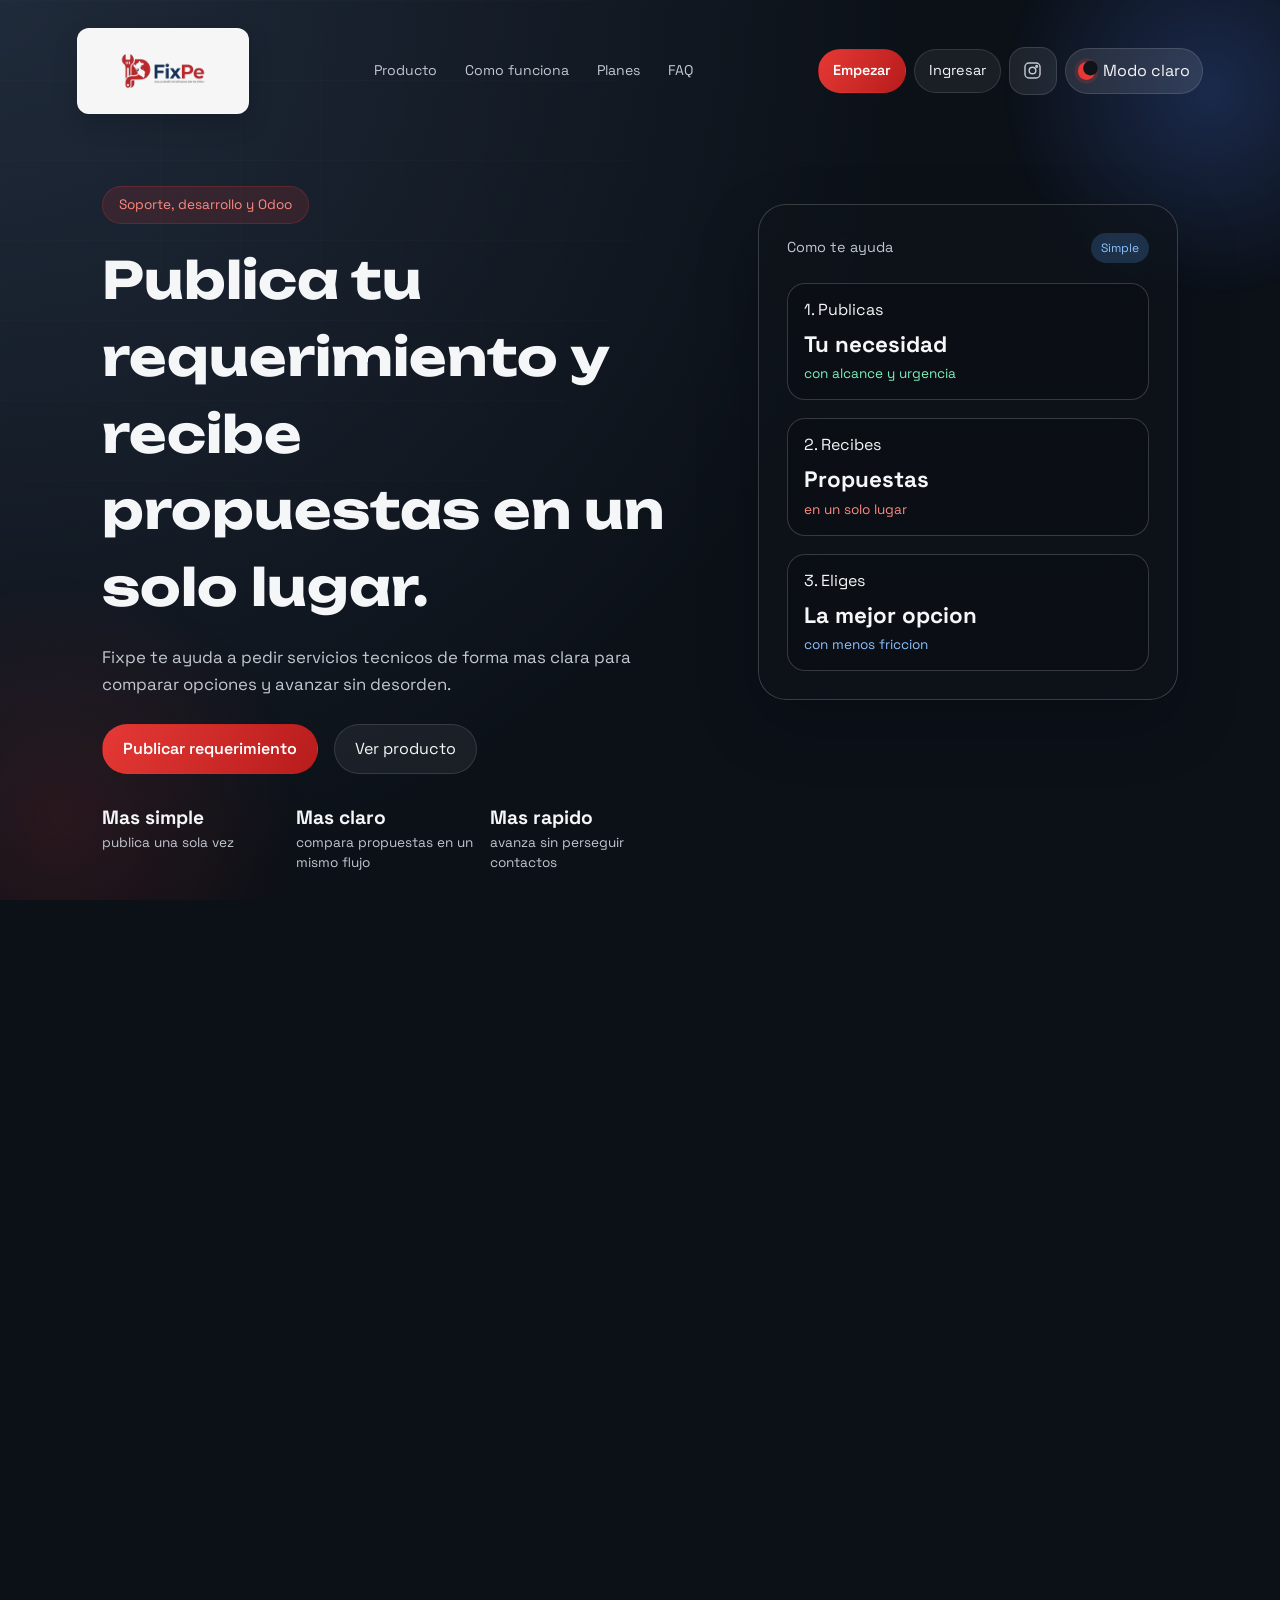
<file: index.html>
<!doctype html>
<html lang="es">

<head>
  <meta charset="utf-8" />
  <meta name="viewport" content="width=device-width, initial-scale=1" />
  <title>Fixpe | SaaS para captar y cerrar servicios</title>
  <link rel="icon" type="image/png" href="/imagen/icono.png">
  <meta name="description"
    content="Fixpe centraliza clientes, cotizaciones y proveedores en una plataforma para publicar requerimientos y comparar opciones de forma simple." />
  <link rel="preconnect" href="https://fonts.googleapis.com" />
  <link rel="preconnect" href="https://fonts.gstatic.com" crossorigin />
  <link
    href="https://fonts.googleapis.com/css2?family=Space+Grotesk:wght@400;500;600;700&family=Unbounded:wght@500;700&display=swap"
    rel="stylesheet" />
  <link rel="stylesheet" href="styles.css?v=20260320-1" />
</head>

<body class="page-enter">
  <div class="orb orb-a" aria-hidden="true"></div>
  <div class="orb orb-b" aria-hidden="true"></div>
  <div class="grid" aria-hidden="true"></div>

  <header class="site-header">
    <div class="logo">
      <img src="imagen/logofixpe.png" alt="Fixpe" width="2816" height="1536" />
    </div>
    <button class="menu-toggle" id="menuToggle" type="button" aria-expanded="false" aria-controls="primaryNav">
      <span class="menu-toggle-line"></span>
      <span class="menu-toggle-line"></span>
      <span class="menu-toggle-line"></span>
      <span class="menu-toggle-label">Menu</span>
    </button>
    <nav class="nav" id="primaryNav">
      <a href="#producto">Producto</a>
      <a href="#monetizacion">Como funciona</a>
      <a href="#planes">Planes</a>
      <a href="#faq">FAQ</a>
    </nav>
    <div class="header-actions">
      <a class="btn btn-primary" href="/app/register?role=client">Empezar</a>
      <a class="btn btn-ghost" href="/app/login">Ingresar</a>
      <a class="social-link" href="https://www.instagram.com/fixpe_support?igsh=YWt3NXZ4eWgxajc3" target="_blank" rel="noreferrer" aria-label="Instagram">
        <svg viewBox="0 0 24 24" role="img" aria-hidden="true">
          <rect x="2.5" y="2.5" width="19" height="19" rx="5"></rect>
          <circle cx="12" cy="12" r="4.2"></circle>
          <circle cx="17.3" cy="6.7" r="1.1" class="social-link-dot"></circle>
        </svg>
      </a>
      <button class="toggle" id="themeToggle" type="button" aria-label="Cambiar tema">
        <span class="toggle-icon" aria-hidden="true"></span>
        <span class="toggle-label">Cambiar tema</span>
      </button>
    </div>
  </header>

  <main class="hero">
    <div class="hero-copy">
      <span class="pill">Soporte, desarrollo y Odoo</span>
      <h1>Publica tu requerimiento y recibe propuestas en un solo lugar.</h1>
      <p>
        Fixpe te ayuda a pedir servicios tecnicos de forma mas clara para comparar opciones y avanzar sin desorden.
      </p>
      <div class="hero-actions">
        <a class="btn btn-primary" href="/app/register?role=client">Publicar requerimiento</a>
        <a class="btn btn-ghost" href="#producto">Ver producto</a>
      </div>
      <div class="hero-metrics">
        <div>
          <strong>Mas simple</strong>
          <span>publica una sola vez</span>
        </div>
        <div>
          <strong>Mas claro</strong>
          <span>compara propuestas en un mismo flujo</span>
        </div>
        <div>
          <strong>Mas rapido</strong>
          <span>avanza sin perseguir contactos</span>
        </div>
      </div>
    </div>
    <div class="hero-card">
      <div class="card-head">
        <span>Como te ayuda</span>
        <span class="status">Simple</span>
      </div>
      <div class="card-body">
        <div class="stat">
          <span>1. Publicas</span>
          <strong>Tu necesidad</strong>
          <em>con alcance y urgencia</em>
        </div>
        <div class="stat">
          <span>2. Recibes</span>
          <strong>Propuestas</strong>
          <em>en un solo lugar</em>
        </div>
        <div class="stat">
          <span>3. Eliges</span>
          <strong>La mejor opcion</strong>
          <em>con menos friccion</em>
        </div>
      </div>
    </div>
  </main>

  <section id="producto" class="section feature-showcase">
    <span id="monetizacion" class="section-anchor" aria-hidden="true"></span>
    <div class="section-title feature-showcase-title">
      <h2>Todo en una sola seccion</h2>
      <p>
        Fixpe resume el proceso en tres columnas claras para que entiendas rapido que ofrece la plataforma y como se usa.
      </p>
    </div>
    <div class="feature-columns">
      <article class="feature-column">
        <div class="feature-column-head">
          <span class="service-icon service-icon-web" aria-hidden="true">
            <svg viewBox="0 0 24 24" role="presentation">
              <rect x="3" y="5" width="18" height="14" rx="3"></rect>
              <path d="M3 9h18"></path>
              <path d="M8 15l2.5-2.5L8 10"></path>
              <path d="M13 15h3"></path>
            </svg>
          </span>
          <div>
            <h3>Publica con claridad</h3>
            <p>Soporte tecnico</p>
          </div>
        </div>
        <p class="feature-column-copy">Describe tu necesidad una sola vez y deja el caso ordenado desde el inicio.</p>
      </article>
      <article class="feature-column">
        <div class="feature-column-head">
          <span class="service-icon service-icon-app" aria-hidden="true">
            <svg viewBox="0 0 24 24" role="presentation">
              <rect x="4" y="4" width="7" height="7" rx="2"></rect>
              <rect x="13" y="4" width="7" height="7" rx="2"></rect>
              <rect x="4" y="13" width="7" height="7" rx="2"></rect>
              <path d="M16.5 13v7"></path>
              <path d="M13 16.5h7"></path>
            </svg>
          </span>
          <div>
            <h3>Recibe propuestas</h3>
            <p>Desarrollo web</p>
          </div>
        </div>
        <p class="feature-column-copy">Las respuestas llegan al mismo flujo para revisar opciones sin abrir muchas conversaciones.</p>
      </article>
      <article class="feature-column">
        <div class="feature-column-head">
          <span class="service-icon service-icon-odoo" aria-hidden="true">
            <svg viewBox="0 0 24 24" role="presentation">
              <circle cx="8" cy="12" r="3.2"></circle>
              <circle cx="16" cy="8" r="3.2"></circle>
              <circle cx="16" cy="16" r="3.2"></circle>
              <path d="M10.8 10.4l2.3-1.5"></path>
              <path d="M10.8 13.6l2.3 1.5"></path>
            </svg>
          </span>
          <div>
            <h3>Elige mejor</h3>
            <p>Odoo y procesos</p>
          </div>
        </div>
        <p class="feature-column-copy">Compara con mas contexto y avanza con una opcion mas adecuada para tu negocio.</p>
      </article>
    </div>
  </section>

  <section id="planes" class="section cases">
    <div class="section-title">
      <h2>Elige como empezar</h2>
      <p>Ingresa como cliente o proveedor segun lo que necesites.</p>
    </div>
    <div class="pricing-grid">
      <article class="pricing-card">
        <span class="pricing-label">Cliente</span>
        <h3>Publica tu necesidad</h3>
        <p class="pricing-copy">Ideal si quieres encontrar soporte, desarrollo o especialistas Odoo.</p>
        <a class="btn btn-primary full" href="/app/register?role=client">Entrar como cliente</a>
      </article>
      <article class="pricing-card pricing-card-featured">
        <span class="pricing-label">Proveedor</span>
        <h3>Recibe oportunidades</h3>
        <p class="pricing-copy">Ideal si ofreces servicios y quieres captar nuevos proyectos.</p>
        <a class="btn btn-primary full" href="/app/register?role=provider">Entrar como proveedor</a>
      </article>
      <article class="pricing-card">
        <span class="pricing-label">Ayuda</span>
        <h3>Activacion asistida</h3>
        <p class="pricing-copy">Si tu caso es urgente o complejo, te ayudamos a publicarlo mejor.</p>
        <a class="btn btn-ghost full"
          href="https://mail.google.com/mail/?view=cm&fs=1&to=info@fixpesupport.com&su=Solicitud%20de%20ayuda%20-%20Fixpe&body=Hola%20Fixpe%2C%0A%0ANecesito%20ayuda%20para%20publicar%20mi%20requerimiento.%0AEmpresa%3A%20%0ANombre%3A%20%0ATel%C3%A9fono%3A%20%0ANecesidad%3A%20%0A">Solicitar ayuda</a>
      </article>
    </div>
  </section>

  <section class="cta">
    <div>
      <h2>Empieza hoy sin complicarte</h2>
      <p>
        Publica tu requerimiento o pide ayuda para estructurarlo mejor.
      </p>
    </div>
    <div class="cta-actions">
      <a class="btn btn-primary" href="/app/register?role=client">Publicar ahora</a>
      <a class="btn btn-ghost" href="https://mail.google.com/mail/?view=cm&fs=1&to=info@fixpesupport.com&su=Solicitud%20de%20ayuda%20-%20Fixpe&body=Hola%20Fixpe%2C%0A%0ANecesito%20ayuda%20para%20publicar%20mi%20requerimiento.%0AEmpresa%3A%20%0ANombre%3A%20%0ATel%C3%A9fono%3A%20%0ANecesidad%3A%20%0A">Necesito ayuda</a>
    </div>
  </section>

  <section id="faq" class="section claims">
    <div class="section-title">
      <h2>Preguntas frecuentes</h2>
      <p>
        Respuestas cortas para lo mas importante.
      </p>
    </div>
    <div class="faq-grid">
      <article class="faq-item">
        <h3>Cuanto cuesta publicar</h3>
        <p>Publicar un requerimiento es gratis.</p>
      </article>
      <article class="faq-item">
        <h3>Como llegan propuestas</h3>
        <p>Los proveedores responden desde la plataforma.</p>
      </article>
      <article class="faq-item">
        <h3>Puedo pedir ayuda antes</h3>
        <p>Si, puedes pedir apoyo antes de publicar.</p>
      </article>
    </div>
    <div class="claims-card faq-card">
      <div>
        <h2>Aun no sabes como pedirlo</h2>
        <p>
          Podemos ayudarte a ordenar tu caso antes de publicarlo.
        </p>
      </div>
      <div class="faq-actions">
        <a class="btn btn-ghost" href="/app/register?role=client">Crear cuenta cliente</a>
        <a class="btn btn-ghost" href="libro-reclamaciones.html">Libro de reclamaciones</a>
      </div>
    </div>
  </section>

  <footer class="footer">
    <span><strong>Fixpe 2026</strong></span>
    <div class="footer-links">
      <a href="/app/register?role=client">Crear cuenta cliente</a>
      <a href="/app/register?role=provider">Crear cuenta proveedor</a>
      <a href="/app/login">Ingresar</a>
      <a href="https://www.instagram.com/fixpe_support?igsh=YWt3NXZ4eWgxajc3" target="_blank" rel="noreferrer">Instagram</a>
      <a href="libro-reclamaciones.html">Libro de reclamaciones</a>
    </div>
  </footer>

  <script>
    (function () {
      var root = document.documentElement;
      var toggle = document.getElementById("themeToggle");
      var toggleLabel = toggle ? toggle.querySelector(".toggle-label") : null;
      var menuToggle = document.getElementById("menuToggle");
      var nav = document.getElementById("primaryNav");
      var saved = localStorage.getItem("theme");
      var reducedMotion = window.matchMedia("(prefers-reduced-motion: reduce)");

      function updateThemeLabel() {
        var isLight = root.classList.contains("theme-light");
        if (!toggleLabel) {
          return;
        }

        toggleLabel.textContent = isLight ? "Modo oscuro" : "Modo claro";
      }

      function applyTheme(nextTheme) {
        var isLight = nextTheme === "light";
        root.classList.toggle("theme-light", isLight);
        localStorage.setItem("theme", isLight ? "light" : "dark");
        updateThemeLabel();
      }

      if (saved === "light") {
        root.classList.add("theme-light");
      }
      updateThemeLabel();

      function focusSection(section) {
        if (!section) {
          return;
        }

        section.classList.remove("section-focus");
        void section.offsetWidth;
        section.classList.add("section-focus");
        window.setTimeout(function () {
          section.classList.remove("section-focus");
        }, 1000);
      }

      window.requestAnimationFrame(function () {
        window.requestAnimationFrame(function () {
          document.body.classList.add("is-ready");
        });
      });

      if (toggle) {
        toggle.addEventListener("click", function (event) {
          var nextTheme = root.classList.contains("theme-light") ? "dark" : "light";
          root.style.setProperty("--theme-x", event.clientX + "px");
          root.style.setProperty("--theme-y", event.clientY + "px");

          if (document.startViewTransition) {
            document.startViewTransition(function () {
              applyTheme(nextTheme);
            });
            return;
          }

          applyTheme(nextTheme);
        });
      }

      if (menuToggle && nav) {
        menuToggle.addEventListener("click", function () {
          var isOpen = document.body.classList.toggle("nav-open");
          menuToggle.setAttribute("aria-expanded", isOpen ? "true" : "false");
        });

        nav.querySelectorAll("a").forEach(function (link) {
          link.addEventListener("click", function (event) {
            var href = link.getAttribute("href") || "";
            if (href.charAt(0) === "#") {
              var target = document.querySelector(href);
              if (target) {
                event.preventDefault();
                link.classList.add("is-jumping");
                window.setTimeout(function () {
                  link.classList.remove("is-jumping");
                }, 260);

                target.scrollIntoView({
                  behavior: reducedMotion.matches ? "auto" : "smooth",
                  block: "start",
                });

                window.history.replaceState(null, "", href);
                window.setTimeout(function () {
                  focusSection(target);
                }, reducedMotion.matches ? 0 : 420);
              }
            }

            document.body.classList.remove("nav-open");
            menuToggle.setAttribute("aria-expanded", "false");
          });
        });
      }
    })();
  </script>
</body>

</html>
</file>
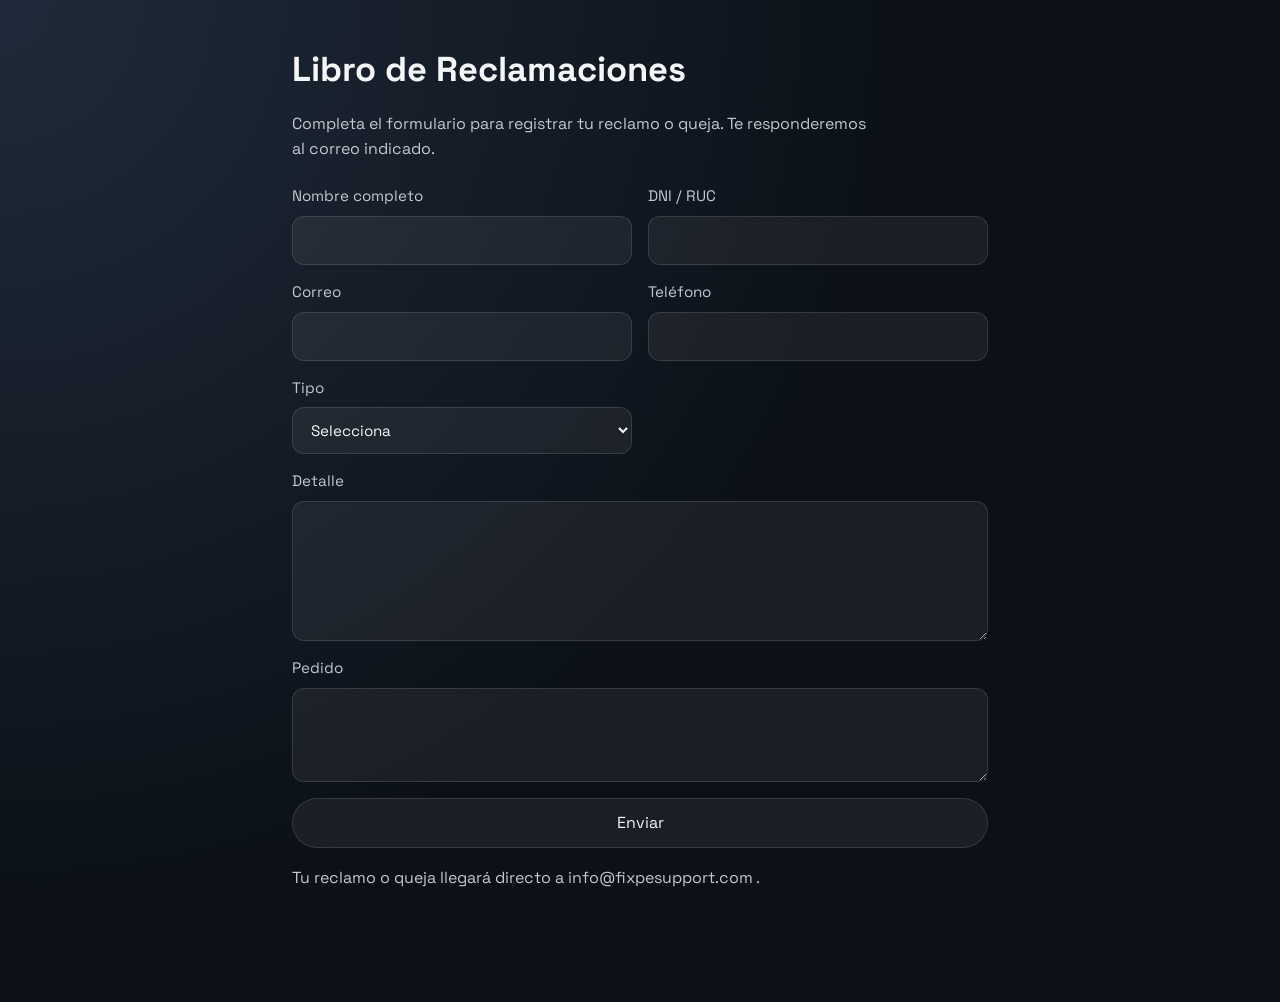
<file: libro-reclamaciones.html>
<!doctype html>
<html lang="es">

<head>
  <meta charset="utf-8" />
  <meta name="viewport" content="width=device-width, initial-scale=1" />
  <title>Libro de Reclamaciones - Fixpe</title>
  <link rel="icon" type="image/png" href="/imagen/icono.png">
  <link rel="preconnect" href="https://fonts.googleapis.com" />
  <link rel="preconnect" href="https://fonts.gstatic.com" crossorigin />
  <link
    href="https://fonts.googleapis.com/css2?family=Space+Grotesk:wght@400;500;600;700&family=Unbounded:wght@500;700&display=swap"
    rel="stylesheet" />
  <link rel="stylesheet" href="styles.css?v=20260319-3" />
</head>

<body class="page-enter">
  <main class="section claims-page">
    <div class="section-title">
      <h2>Libro de Reclamaciones</h2>
      <p>
        Completa el formulario para registrar tu reclamo o queja. Te
        responderemos al correo indicado.
      </p>
    </div>
    <form class="claims-form" action="https://formspree.io/f/xreyojqo" method="POST" id="claimsForm">
      <label>
        Nombre completo
        <input type="text" name="nombre" required />
      </label>
      <label>
        DNI / RUC
        <input type="text" name="documento" required />
      </label>
      <label>
        Correo
        <input type="email" name="correo" required />
      </label>
      <label>
        Teléfono
        <input type="tel" name="telefono" />
      </label>
      <label>
        Tipo
        <select name="tipo" required>
          <option value="">Selecciona</option>
          <option value="reclamo">Reclamo</option>
          <option value="queja">Queja</option>
        </select>
      </label>
      <label class="claims-field claims-field-wide">
        Detalle
        <textarea name="detalle" rows="5" required></textarea>
      </label>
      <label class="claims-field claims-field-wide">
        Pedido
        <textarea name="pedido" rows="3" required></textarea>
      </label>
      <button class="btn btn-ghost" type="submit">Enviar</button>
    </form>
    <p class="claims-success" id="claimsSuccess">
      Gracias, tu reclamo fue enviado. Te responderemos pronto.
    </p>
    <p class="claims-note">
      Tu reclamo o queja llegará directo a
      <a href="https://mail.google.com/mail/?view=cm&fs=1&to=info@fixpesupport.com&su=Libro%20de%20Reclamaciones%20-%20Fixpe&body=Hola%20Fixpe%2C%0A%0AAdjunto%20mi%20reclamo%20o%20queja.%0A"
        target="_blank" rel="noreferrer">
        info@fixpesupport.com
      </a>.
    </p>
    <a class="btn btn-ghost" href="/">Volver a la web</a>
  </main>
  <script>
    (function () {
      var form = document.getElementById("claimsForm");
      var success = document.getElementById("claimsSuccess");
      window.requestAnimationFrame(function () {
        window.requestAnimationFrame(function () {
          document.body.classList.add("is-ready");
        });
      });

      if (!form || !success) return;

      form.addEventListener("submit", function (event) {
        event.preventDefault();
        var formData = new FormData(form);

        fetch(form.action, {
          method: "POST",
          body: formData,
          headers: {
            Accept: "application/json",
          },
        })
          .then(function (response) {
            if (response.ok) {
              form.reset();
              success.style.display = "block";
              form.style.display = "none";
            } else {
              alert("No se pudo enviar. Intenta nuevamente.");
            }
          })
          .catch(function () {
            alert("No se pudo enviar. Intenta nuevamente.");
          });
      });
    })();
  </script>
</body>

</html>
</file>
<file: styles.css>
*,
*::before,
*::after {
  box-sizing: border-box;
}

html {
  height: 100%;
  width: 100%;
  max-width: 100%;
  background: #0c1118;
  overflow-x: hidden;
  overflow-y: auto;
  scroll-behavior: smooth;
  scrollbar-width: none;
}

:root {
  color-scheme: light;
  --bg: #0f141b;
  --bg-soft: #161d26;
  --ink: #f5f6f7;
  --ink-muted: #c2c7d0;
  --accent: #e53935;
  --accent-dark: #b71c1c;
  --stroke: rgba(255, 255, 255, 0.12);
  --theme-x: 50%;
  --theme-y: 50%;
}

body {
  height: 100%;
  width: 100%;
  max-width: 100%;
  margin: 0;
  position: relative;
  font-family: "Space Grotesk", system-ui, -apple-system, sans-serif;
  background: radial-gradient(circle at top left, #1f2a3a 0%, #0c1118 58%);
  color: var(--ink);
  min-height: 100vh;
  overflow-x: hidden;
  line-height: 1.5;
  transition: background 1.15s cubic-bezier(0.22, 1, 0.36, 1),
    color 0.8s cubic-bezier(0.22, 1, 0.36, 1);
  overscroll-behavior-y: none;
  scrollbar-width: none;
}

body.page-enter {
  opacity: 0;
  transform: translateY(18px) scale(0.995);
}

body.page-enter.is-ready {
  animation: pageFadeIn 0.9s cubic-bezier(0.22, 1, 0.36, 1) forwards;
}

html::-webkit-scrollbar,
body::-webkit-scrollbar {
  width: 0;
  height: 0;
  display: none;
}

.glass {
  background: rgba(255, 255, 255, 0.08);
  border: 1px solid rgba(255, 255, 255, 0.16);
  backdrop-filter: blur(18px);
  box-shadow: 0 18px 40px rgba(7, 10, 16, 0.25);
}

.theme-light .glass {
  background: rgba(255, 255, 255, 0.7);
  border: 1px solid rgba(15, 23, 42, 0.12);
  box-shadow: 0 16px 32px rgba(15, 23, 42, 0.08);
}

.theme-light {
  color-scheme: light;
  --bg: #f5f7fb;
  --bg-soft: #ffffff;
  --ink: #0f172a;
  --ink-muted: #475569;
  --accent: #2563eb;
  --accent-dark: #1d4ed8;
  --stroke: rgba(15, 23, 42, 0.12);
}

.theme-light html {
  background: #f5f7fb;
}

.theme-light body {
  background: radial-gradient(circle at top left, #ffffff 0%, #f5f7fb 58%);
}

a {
  color: inherit;
  text-decoration: none;
}

.orb {
  position: absolute;
  border-radius: 50%;
  filter: blur(0px);
  z-index: 0;
  opacity: 0.65;
  pointer-events: none;
}

.orb-a {
  width: 420px;
  height: 420px;
  top: -120px;
  right: -140px;
  background: radial-gradient(circle, rgba(78, 129, 255, 0.35), transparent 70%);
  animation: float 12s ease-in-out infinite;
}

.orb-b {
  width: 520px;
  height: 520px;
  bottom: -180px;
  left: -200px;
  background: radial-gradient(circle, rgba(229, 57, 53, 0.2), transparent 68%);
  animation: float 14s ease-in-out infinite reverse;
}

.grid {
  position: absolute;
  inset: 0;
  overflow: hidden;
  background-image: linear-gradient(rgba(255, 255, 255, 0.06) 1px,
      transparent 1px),
    linear-gradient(90deg, rgba(255, 255, 255, 0.04) 1px, transparent 1px);
  background-size: 80px 80px, 80px 80px;
  opacity: 0.35;
  mask-image: radial-gradient(circle at 20% 20%, black 0%, transparent 70%);
  pointer-events: none;
  z-index: 0;
}

.theme-light .grid {
  opacity: 0.12;
  mask-image: radial-gradient(circle at 30% 20%, black 0%, transparent 68%);
}

.theme-light .orb-a {
  background: radial-gradient(circle, rgba(37, 99, 235, 0.22), transparent 70%);
}

.theme-light .orb-b {
  background: radial-gradient(circle, rgba(148, 163, 184, 0.32), transparent 68%);
}

.site-header {
  position: relative;
  z-index: 2;
  display: flex;
  align-items: center;
  justify-content: space-between;
  gap: 20px;
  padding: 28px 8vw 0;
  transition: color 0.55s ease;
}

.header-actions {
  display: flex;
  align-items: center;
  gap: 12px;
  min-width: 0;
  flex-shrink: 0;
}

.social-link {
  display: inline-flex;
  align-items: center;
  justify-content: center;
  width: 48px;
  min-width: 48px;
  height: 48px;
  border-radius: 16px;
  border: 1px solid var(--stroke);
  background: rgba(255, 255, 255, 0.08);
  color: var(--ink-muted);
  transition: transform 0.2s ease, background 0.2s ease, border-color 0.2s ease, color 0.2s ease;
}

.social-link svg {
  width: 19px;
  height: 19px;
  stroke: currentColor;
  fill: none;
  stroke-width: 1.8;
  stroke-linecap: round;
  stroke-linejoin: round;
}

.social-link:hover {
  transform: translateY(-1px);
  background: rgba(255, 255, 255, 0.12);
  border-color: rgba(255, 255, 255, 0.2);
  color: var(--ink);
}

.social-link.is-disabled {
  opacity: 0.6;
  cursor: default;
}

.social-link.is-disabled:hover {
  transform: none;
  background: rgba(255, 255, 255, 0.08);
  border-color: var(--stroke);
  color: var(--ink-muted);
}

.logo {
  display: inline-flex;
  align-items: center;
  justify-content: center;
  padding: 2px 8px;
  border-radius: 12px;
  background: rgba(255, 255, 255, 0.96);
  border: 1px solid rgba(255, 255, 255, 0.28);
  box-shadow: 0 10px 24px rgba(0, 0, 0, 0.16);
  font-family: "Unbounded", "Space Grotesk", sans-serif;
  font-size: 1.1rem;
  letter-spacing: 0.06em;
  width: fit-content;
  max-width: 100%;
}

.theme-light .logo {
  background: transparent;
  border-color: transparent;
  box-shadow: none;
  padding: 4px 10px;
}

.logo img {
  width: 126px;
  max-width: 100%;
  height: auto;
  aspect-ratio: 2816 / 1536;
  display: block;
  object-fit: contain;
}

.menu-toggle {
  display: none;
  align-items: center;
  justify-content: center;
  gap: 6px;
  flex-wrap: wrap;
  width: 52px;
  min-width: 52px;
  height: 52px;
  padding: 10px;
  border-radius: 16px;
  border: 1px solid var(--stroke);
  background: rgba(255, 255, 255, 0.08);
  color: inherit;
  cursor: pointer;
}

.menu-toggle-line {
  display: block;
  width: 18px;
  height: 2px;
  border-radius: 999px;
  background: currentColor;
  transition: transform 0.2s ease, opacity 0.2s ease;
}

.menu-toggle-label {
  position: absolute;
  width: 1px;
  height: 1px;
  padding: 0;
  margin: -1px;
  overflow: hidden;
  clip: rect(0, 0, 0, 0);
  white-space: nowrap;
  border: 0;
}

.nav {
  display: flex;
  align-items: center;
  justify-content: center;
  gap: 22px;
  font-size: 0.95rem;
  color: var(--ink-muted);
  min-width: 0;
}

.nav a {
  padding: 8px 14px;
  border-radius: 999px;
  border: 1px solid transparent;
  background: transparent;
  transition: color 0.55s ease, background 0.55s ease, border 0.55s ease,
    transform 0.35s ease;
}

.nav a:hover {
  color: var(--ink);
  background: rgba(255, 255, 255, 0.06);
  border-color: var(--stroke);
}

.theme-light .nav a:hover {
  background: rgba(37, 99, 235, 0.08);
  border-color: rgba(37, 99, 235, 0.28);
}

.btn {
  display: inline-flex;
  align-items: center;
  justify-content: center;
  font: inherit;
  border: 1px solid var(--stroke);
  padding: 12px 20px;
  border-radius: 999px;
  background: transparent;
  color: inherit;
  cursor: pointer;
  transition: transform 0.3s ease, border 0.55s ease, background 0.55s ease,
    color 0.55s ease, box-shadow 0.55s ease;
  white-space: nowrap;
  flex-shrink: 0;
}

.btn:hover {
  transform: translateY(-2px);
}

.btn-primary {
  background: linear-gradient(120deg, var(--accent), var(--accent-dark));
  color: #fff;
  border-color: transparent;
  font-weight: 600;
}

.btn-ghost {
  background: rgba(255, 255, 255, 0.06);
}

.theme-light .btn-ghost {
  background: rgba(37, 99, 235, 0.08);
  border-color: rgba(37, 99, 235, 0.28);
}

.toggle {
  display: inline-flex;
  align-items: center;
  gap: 8px;
  padding: 10px 16px;
  border-radius: 999px;
  border: 1px solid var(--stroke);
  background: rgba(255, 255, 255, 0.1);
  color: inherit;
  cursor: pointer;
  font: inherit;
  position: relative;
  overflow: hidden;
  isolation: isolate;
  min-width: 152px;
  transition: transform 0.45s cubic-bezier(0.22, 1, 0.36, 1),
    background 0.85s cubic-bezier(0.22, 1, 0.36, 1),
    border-color 0.85s cubic-bezier(0.22, 1, 0.36, 1),
    color 0.85s cubic-bezier(0.22, 1, 0.36, 1),
    box-shadow 0.85s cubic-bezier(0.22, 1, 0.36, 1);
  white-space: nowrap;
  flex-shrink: 0;
}

.theme-light .toggle {
  background: rgba(37, 99, 235, 0.12);
  border-color: rgba(37, 99, 235, 0.32);
}

.toggle::before {
  content: "";
  position: absolute;
  inset: 0;
  background: linear-gradient(120deg,
      rgba(229, 57, 53, 0.2),
      rgba(140, 194, 255, 0.08));
  opacity: 0;
  transition: opacity 0.85s cubic-bezier(0.22, 1, 0.36, 1);
  z-index: -1;
}

.theme-light .toggle::before {
  background: linear-gradient(120deg,
      rgba(37, 99, 235, 0.18),
      rgba(148, 163, 184, 0.14));
}

.toggle:hover {
  transform: translateY(-2px);
  box-shadow: 0 12px 26px rgba(0, 0, 0, 0.14);
}

.toggle:hover::before {
  opacity: 1;
}

.toggle-icon {
  width: 1.1rem;
  height: 1.1rem;
  border-radius: 999px;
  background: #e53935;
  box-shadow: 0 0 0 0.22rem rgba(229, 57, 53, 0.18);
  position: relative;
  flex: 0 0 auto;
  transition: transform 0.95s cubic-bezier(0.22, 1, 0.36, 1),
    background 0.85s cubic-bezier(0.22, 1, 0.36, 1),
    box-shadow 0.85s cubic-bezier(0.22, 1, 0.36, 1);
}

.toggle-icon::after {
  content: "";
  position: absolute;
  inset: 0.05rem;
  border-radius: inherit;
  background: var(--bg);
  transform: translate(0.28rem, -0.18rem) scale(0.92);
  transition: transform 0.95s cubic-bezier(0.22, 1, 0.36, 1),
    background 0.85s cubic-bezier(0.22, 1, 0.36, 1);
}

.theme-light .toggle-icon {
  background: #1d4ed8;
  box-shadow: 0 0 0 0.22rem rgba(37, 99, 235, 0.16);
  transform: rotate(180deg);
}

.theme-light .toggle-icon::after {
  transform: translate(0, 0) scale(0);
}

.toggle-label {
  position: relative;
  z-index: 1;
}

.hero {
  position: relative;
  z-index: 1;
  display: grid;
  grid-template-columns: minmax(0, 1.1fr) minmax(280px, 0.9fr);
  gap: 48px;
  padding: 72px 8vw 40px;
  align-items: center;
}

.hero-copy,
.profile-content,
.section-title,
.claims-card > div,
.cta > div {
  min-width: 0;
}

.hero-copy h1 {
  font-size: clamp(2.6rem, 4vw, 3.6rem);
  font-family: "Unbounded", "Space Grotesk", sans-serif;
  margin: 18px 0;
}

.hero-copy p {
  color: var(--ink-muted);
  font-size: 1.05rem;
  line-height: 1.6;
  max-width: 62ch;
}

.pill {
  display: inline-flex;
  padding: 8px 16px;
  border-radius: 999px;
  background: rgba(229, 57, 53, 0.14);
  color: #ff8a80;
  font-size: 0.85rem;
  border: 1px solid rgba(229, 57, 53, 0.24);
}

.theme-light .pill {
  background: rgba(37, 99, 235, 0.12);
  color: #1e40af;
  border-color: rgba(37, 99, 235, 0.35);
}

.hero-actions {
  display: flex;
  gap: 16px;
  flex-wrap: wrap;
  margin: 26px 0 30px;
}


.hero-metrics {
  display: grid;
  gap: 16px;
  grid-template-columns: repeat(auto-fit, minmax(140px, 1fr));
  font-size: 0.85rem;
  color: var(--ink-muted);
}

.hero-metrics strong {
  color: var(--ink);
  display: block;
  font-size: 1.2rem;
}

.hero-card {
  background: rgba(15, 20, 27, 0.6);
  border: 1px solid rgba(255, 255, 255, 0.18);
  border-radius: 28px;
  padding: 28px;
  backdrop-filter: blur(18px);
  animation: fadeIn 0.8s ease forwards;
  justify-self: end;
  align-self: start;
  margin-top: 18px;
  width: min(100%, 420px);
  transition: background 0.7s ease, border-color 0.7s ease,
    box-shadow 0.7s ease, color 0.55s ease;
  box-shadow: 0 24px 60px rgba(4, 8, 14, 0.28);
}

.theme-light .hero-card {
  background: rgba(255, 255, 255, 0.8);
  box-shadow: 0 20px 40px rgba(15, 23, 42, 0.12);
}

.card-head {
  display: flex;
  justify-content: space-between;
  align-items: center;
  font-size: 0.9rem;
  color: var(--ink-muted);
  margin-bottom: 20px;
}

.status {
  padding: 6px 10px;
  border-radius: 999px;
  background: rgba(91, 163, 255, 0.2);
  color: #8cc2ff;
  font-size: 0.75rem;
}

.theme-light .status {
  background: rgba(37, 99, 235, 0.15);
  color: #1d4ed8;
}

.card-body {
  display: grid;
  gap: 18px;
}


.stat {
  padding: 14px 16px;
  border-radius: 18px;
  border: 1px solid rgba(255, 255, 255, 0.18);
  background: rgba(8, 12, 16, 0.4);
  backdrop-filter: blur(16px);
}

.theme-light .stat {
  background: rgba(248, 250, 252, 0.8);
  border-color: rgba(27, 29, 33, 0.12);
}

.theme-light .stat em {
  color: #0f766e;
}

.theme-light .stat:nth-child(2) em {
  color: #1d4ed8;
}

.theme-light .stat:nth-child(3) em {
  color: #334155;
}

.stat strong {
  display: block;
  font-size: 1.4rem;
  margin-top: 6px;
}

.stat em {
  color: #7bf1ba;
  font-style: normal;
  font-size: 0.85rem;
}

.stat:nth-child(2) em {
  color: #ff8a80;
}

.stat:nth-child(3) em {
  color: #8cc2ff;
}

.full {
  width: 100%;
}

.section {
  position: relative;
  z-index: 1;
  padding: 44px 8vw;
  scroll-margin-top: 28px;
}


.nav a.is-jumping {
  color: var(--ink);
  background: rgba(255, 255, 255, 0.08);
  border-color: var(--stroke);
  transform: translateY(-2px) scale(0.98);
}

.theme-light .nav a.is-jumping {
  background: rgba(37, 99, 235, 0.1);
  border-color: rgba(37, 99, 235, 0.28);
}

.section.section-focus {
  animation: sectionFocusGlow 0.95s cubic-bezier(0.22, 1, 0.36, 1);
}

.section-title {
  max-width: 640px;
  margin-bottom: 24px;
}

.section-title h2 {
  font-size: clamp(1.8rem, 2.7vw, 2.45rem);
  margin: 0 0 8px;
}

.section-title p {
  color: var(--ink-muted);
  line-height: 1.55;
  max-width: 58ch;
}

.cards {
  display: grid;
  gap: 16px;
  grid-template-columns: repeat(auto-fit, minmax(220px, 1fr));
}

.about {
  background: linear-gradient(180deg, rgba(91, 163, 255, 0.06), transparent);
}

.feature-showcase {
  background:
    radial-gradient(circle at top left, rgba(91, 163, 255, 0.08), transparent 34%),
    linear-gradient(180deg, rgba(91, 163, 255, 0.06), transparent);
}

.feature-showcase-title {
  max-width: 720px;
}

.section-anchor {
  display: block;
  position: relative;
  top: -90px;
  visibility: hidden;
}

.feature-columns {
  display: grid;
  grid-template-columns: repeat(3, minmax(0, 1fr));
  gap: 18px;
}

.feature-column {
  position: relative;
  overflow: hidden;
  display: flex;
  flex-direction: column;
  gap: 14px;
  min-height: 210px;
  padding: 22px;
  border-radius: 24px;
  background: linear-gradient(180deg, rgba(22, 29, 38, 0.82), rgba(22, 29, 38, 0.58));
  border: 1px solid rgba(255, 255, 255, 0.1);
  box-shadow: 0 20px 44px rgba(6, 10, 18, 0.18);
  backdrop-filter: blur(16px);
  transition: transform 0.35s cubic-bezier(0.22, 1, 0.36, 1),
    border-color 0.35s ease, box-shadow 0.35s ease, background 0.55s ease;
}

.feature-column::before {
  content: "";
  position: absolute;
  inset: 0;
  background:
    radial-gradient(circle at top left, rgba(124, 181, 255, 0.1), transparent 34%);
  opacity: 0.7;
  pointer-events: none;
}

.feature-column:hover {
  transform: translateY(-6px);
  border-color: rgba(124, 181, 255, 0.34);
  box-shadow: 0 24px 50px rgba(6, 10, 18, 0.24);
}

.feature-column > * {
  position: relative;
  z-index: 1;
}

.feature-column-head {
  display: flex;
  align-items: center;
  gap: 12px;
}

.feature-column-head h3 {
  margin: 0 0 4px;
  font-size: 1.22rem;
}

.feature-column-head p {
  margin: 0;
  color: var(--ink-muted);
  font-size: 0.92rem;
}

.feature-column-copy {
  margin: 0;
  color: var(--ink);
  line-height: 1.55;
}

.about-grid {
  display: grid;
  gap: 16px;
  grid-template-columns: repeat(auto-fit, minmax(220px, 1fr));
}

.proof {
  background: linear-gradient(180deg, rgba(229, 57, 53, 0.06), transparent);
}

.proof-grid,
.faq-grid {
  display: grid;
  gap: 20px;
  grid-template-columns: repeat(auto-fit, minmax(240px, 1fr));
}

.social-proof {
  padding-top: 18px;
}

.logo-strip {
  display: grid;
  grid-template-columns: repeat(auto-fit, minmax(120px, 1fr));
  gap: 12px;
  margin-bottom: 22px;
}

.logo-strip span {
  display: flex;
  align-items: center;
  justify-content: center;
  min-height: 52px;
  padding: 12px 16px;
  border-radius: 18px;
  background: rgba(255, 255, 255, 0.05);
  border: 1px solid rgba(255, 255, 255, 0.1);
  color: var(--ink-muted);
  font-weight: 600;
  letter-spacing: 0.04em;
  text-transform: uppercase;
  font-size: 0.82rem;
}

.testimonial-grid {
  display: grid;
  gap: 20px;
  grid-template-columns: repeat(auto-fit, minmax(240px, 1fr));
}

.testimonial-card {
  display: flex;
  flex-direction: column;
  padding: 24px;
  border-radius: 22px;
  background: rgba(22, 29, 38, 0.55);
  border: 1px solid rgba(255, 255, 255, 0.12);
  backdrop-filter: blur(16px);
  transition: transform 0.35s cubic-bezier(0.22, 1, 0.36, 1),
    background 0.7s ease, border-color 0.45s ease,
    box-shadow 0.45s ease, color 0.55s ease;
}

.testimonial-card:hover {
  transform: translateY(-8px);
  border-color: rgba(124, 181, 255, 0.48);
  box-shadow: 0 22px 46px rgba(6, 10, 18, 0.28);
}

.testimonial-card p {
  margin: 0 0 14px;
  color: var(--ink);
  flex: 1;
}

.testimonial-card strong,
.testimonial-card span {
  display: block;
}

.testimonial-card span {
  color: var(--ink-muted);
  margin-top: 4px;
}

.proof-card,
.faq-item {
  padding: 24px;
  border-radius: 22px;
  background: rgba(22, 29, 38, 0.55);
  border: 1px solid rgba(255, 255, 255, 0.12);
  backdrop-filter: blur(16px);
  transition: transform 0.35s cubic-bezier(0.22, 1, 0.36, 1),
    background 0.7s ease, border-color 0.45s ease,
    box-shadow 0.45s ease, color 0.55s ease;
}

.proof-card:hover,
.faq-item:hover {
  transform: translateY(-8px);
  border-color: rgba(124, 181, 255, 0.48);
  box-shadow: 0 22px 46px rgba(6, 10, 18, 0.28);
}

.proof-label {
  display: inline-flex;
  margin-bottom: 12px;
  padding: 7px 12px;
  border-radius: 999px;
  background: rgba(229, 57, 53, 0.12);
  color: #ff8a80;
  border: 1px solid rgba(229, 57, 53, 0.2);
  font-size: 0.8rem;
}

.faq-item h3,
.proof-card h3 {
  margin: 0 0 10px;
}

.faq-item p,
.proof-card p {
  margin: 0;
  color: var(--ink-muted);
}

.about-card {
  position: relative;
  overflow: hidden;
  padding: 20px;
  border-radius: 20px;
  background: rgba(22, 29, 38, 0.55);
  border: 1px solid rgba(255, 255, 255, 0.12);
  backdrop-filter: blur(16px);
  transition: transform 0.35s cubic-bezier(0.22, 1, 0.36, 1),
    background 0.7s ease, border-color 0.45s ease,
    box-shadow 0.45s ease, color 0.55s ease;
}

.about-card h3 {
  margin: 0 0 8px;
  font-size: 1.2rem;
}

.about-card p {
  margin: 0;
  line-height: 1.5;
}

.about-card::before {
  content: "";
  position: absolute;
  inset: -1px;
  border-radius: inherit;
  padding: 1px;
  background: linear-gradient(135deg,
      rgba(124, 181, 255, 0.78),
      rgba(123, 241, 186, 0.28),
      rgba(229, 57, 53, 0.46));
  -webkit-mask: linear-gradient(#fff 0 0) content-box, linear-gradient(#fff 0 0);
  -webkit-mask-composite: xor;
  mask: linear-gradient(#fff 0 0) content-box, linear-gradient(#fff 0 0);
  mask-composite: exclude;
  opacity: 0;
  transition: opacity 0.35s ease;
  pointer-events: none;
}

.about-card::after {
  content: "";
  position: absolute;
  inset: 0;
  border-radius: inherit;
  background: radial-gradient(circle at top left,
      rgba(124, 181, 255, 0.18),
      transparent 45%),
    radial-gradient(circle at bottom right,
      rgba(229, 57, 53, 0.1),
      transparent 42%);
  opacity: 0;
  transform: scale(0.96);
  transition: opacity 0.35s ease, transform 0.35s ease;
  pointer-events: none;
}

.about-card:hover {
  transform: translateY(-8px);
  border-color: rgba(124, 181, 255, 0.5);
  box-shadow: 0 22px 46px rgba(6, 10, 18, 0.28);
}

.about-card:hover::before,
.about-card:hover::after {
  opacity: 1;
}

.about-card:hover::after {
  transform: scale(1);
}

.about-card h3,
.about-card p {
  position: relative;
  z-index: 1;
}

.theme-light .about-card {
  background: rgba(255, 255, 255, 0.78);
}

.theme-light .proof {
  background: linear-gradient(180deg, rgba(37, 99, 235, 0.08), transparent);
}

.theme-light .feature-showcase {
  background:
    radial-gradient(circle at top left, rgba(37, 99, 235, 0.12), transparent 34%),
    linear-gradient(180deg, rgba(37, 99, 235, 0.08), transparent);
}

.theme-light .feature-column {
  background: linear-gradient(180deg, rgba(255, 255, 255, 0.94), rgba(255, 255, 255, 0.82));
  border-color: rgba(15, 23, 42, 0.1);
  box-shadow: 0 20px 42px rgba(37, 99, 235, 0.08);
}

.theme-light .feature-column:hover {
  border-color: rgba(37, 99, 235, 0.28);
  box-shadow: 0 24px 46px rgba(37, 99, 235, 0.14);
}


.theme-light .proof-card,
.theme-light .faq-item {
  background: rgba(255, 255, 255, 0.8);
  border-color: rgba(15, 23, 42, 0.12);
  box-shadow: 0 20px 40px rgba(37, 99, 235, 0.08);
}

.theme-light .logo-strip span,
.theme-light .testimonial-card {
  background: rgba(255, 255, 255, 0.8);
  border-color: rgba(15, 23, 42, 0.12);
  box-shadow: 0 20px 40px rgba(37, 99, 235, 0.08);
}

.theme-light .about-card:hover {
  border-color: rgba(37, 99, 235, 0.34);
  box-shadow: 0 20px 40px rgba(37, 99, 235, 0.14);
}

.theme-light .proof-card:hover,
.theme-light .faq-item:hover {
  border-color: rgba(37, 99, 235, 0.34);
  box-shadow: 0 22px 44px rgba(37, 99, 235, 0.14);
}

.theme-light .testimonial-card:hover {
  border-color: rgba(37, 99, 235, 0.34);
  box-shadow: 0 22px 44px rgba(37, 99, 235, 0.14);
}

.theme-light .proof-label {
  background: rgba(37, 99, 235, 0.1);
  color: #1d4ed8;
  border-color: rgba(37, 99, 235, 0.18);
}

.claims {
  padding-top: 0;
}

.claims-card {
  display: flex;
  align-items: center;
  justify-content: space-between;
  gap: 20px;
  padding: 28px 32px;
  border-radius: 24px;
  background: rgba(22, 29, 38, 0.5);
  border: 1px solid rgba(255, 255, 255, 0.12);
  backdrop-filter: blur(16px);
  transition: background 0.7s ease, border-color 0.7s ease,
    box-shadow 0.7s ease, color 0.55s ease;
}

.theme-light .claims-card {
  background: rgba(255, 255, 255, 0.85);
}

.claims-page {
  max-width: 900px;
  margin: 0 auto;
}

.claims-form {
  display: grid;
  gap: 16px;
  margin-bottom: 18px;
  grid-template-columns: repeat(2, minmax(0, 1fr));
  align-items: start;
}

.claims-form label {
  display: grid;
  gap: 8px;
  font-size: 0.95rem;
  color: var(--ink-muted);
}

.claims-form input,
.claims-form select,
.claims-form textarea {
  width: 100%;
  padding: 12px 14px;
  border-radius: 12px;
  border: 1px solid var(--stroke);
  background: rgba(255, 255, 255, 0.06);
  color: var(--ink);
  font: inherit;
  transition: background 0.6s ease, border-color 0.6s ease,
    color 0.55s ease, box-shadow 0.6s ease;
}

.claims-form select {
  color-scheme: dark;
}

.claims-form select option {
  color: #0f172a;
  background: #ffffff;
}

.claims-form select option:checked {
  color: #ffffff;
  background: #2563eb;
}

.claims-field-wide,
.claims-form .btn {
  grid-column: 1 / -1;
}

.theme-light .claims-form input,
.theme-light .claims-form select,
.theme-light .claims-form textarea {
  background: rgba(255, 255, 255, 0.9);
  color: var(--ink);
}

.theme-light .claims-form select {
  color-scheme: light;
}

.claims-note {
  color: var(--ink-muted);
  margin-bottom: 18px;
}

.claims-success {
  display: none;
  padding: 14px 16px;
  border-radius: 12px;
  background: rgba(34, 197, 94, 0.16);
  border: 1px solid rgba(34, 197, 94, 0.35);
  color: #22c55e;
  margin: 10px 0 18px;
}

.theme-light .claims-success {
  color: #15803d;
  background: rgba(34, 197, 94, 0.12);
}

.profile {
  background: linear-gradient(180deg, rgba(245, 158, 11, 0.08), transparent);
}

.profile-grid {
  display: grid;
  gap: 32px;
  grid-template-columns: minmax(260px, 0.85fr) minmax(0, 1.15fr);
  align-items: center;
}

.profile-photo {
  border-radius: 28px;
  overflow: hidden;
  border: 1px solid rgba(255, 255, 255, 0.18);
  background: rgba(22, 29, 38, 0.4);
  backdrop-filter: blur(18px);
  max-width: 420px;
  width: 100%;
  aspect-ratio: 1453 / 2574;
  transition: background 0.7s ease, border-color 0.7s ease,
    box-shadow 0.7s ease;
}

.profile-photo img {
  width: 100%;
  height: 100%;
  object-fit: cover;
  display: block;
}

.profile-content {
  position: relative;
  padding: 32px;
  border-radius: 30px;
  background: linear-gradient(135deg,
      rgba(22, 29, 38, 0.72),
      rgba(22, 29, 38, 0.42));
  border: 1px solid rgba(255, 255, 255, 0.12);
  box-shadow: 0 18px 44px rgba(7, 10, 16, 0.18);
  backdrop-filter: blur(18px);
  transition: background 0.7s ease, border-color 0.7s ease,
    box-shadow 0.7s ease, color 0.55s ease;
}

.profile-content h2 {
  font-size: clamp(2rem, 3vw, 2.6rem);
  margin-bottom: 14px;
}

.profile-content p {
  color: var(--ink-muted);
  line-height: 1.7;
}

.profile-tags {
  display: flex;
  flex-wrap: wrap;
  gap: 10px;
  margin: 18px 0;
}

.profile-tags span {
  padding: 6px 14px;
  border-radius: 999px;
  background: rgba(255, 255, 255, 0.08);
  border: 1px solid rgba(255, 255, 255, 0.14);
  font-size: 0.85rem;
}

.profile-metrics {
  display: grid;
  gap: 16px;
  grid-template-columns: repeat(auto-fit, minmax(140px, 1fr));
  margin-bottom: 20px;
}

.profile-metrics strong {
  display: block;
  font-size: 1.1rem;
  color: var(--ink);
}

.theme-light .profile-photo {
  border-color: rgba(15, 23, 42, 0.12);
  background: rgba(255, 255, 255, 0.8);
}

.theme-light .profile-content {
  background: linear-gradient(135deg,
      rgba(255, 255, 255, 0.9),
      rgba(255, 255, 255, 0.72));
  border: 1px solid rgba(37, 99, 235, 0.14);
  box-shadow: 0 18px 44px rgba(148, 163, 184, 0.2);
}

.theme-light .profile-tags span {
  background: rgba(37, 99, 235, 0.08);
  border-color: rgba(37, 99, 235, 0.2);
  color: #1d4ed8;
}

.service {
  position: relative;
  overflow: hidden;
  padding: 20px;
  border-radius: 20px;
  background: rgba(22, 29, 38, 0.55);
  border: 1px solid rgba(255, 255, 255, 0.12);
  backdrop-filter: blur(16px);
  min-height: 148px;
  transition: transform 0.35s cubic-bezier(0.22, 1, 0.36, 1),
    background 0.7s ease, border-color 0.45s ease,
    box-shadow 0.45s ease, color 0.55s ease;
}

.service::before,
.step::before,
.case::before {
  content: "";
  position: absolute;
  inset: -1px;
  border-radius: inherit;
  padding: 1px;
  background: linear-gradient(135deg,
      rgba(124, 181, 255, 0.78),
      rgba(123, 241, 186, 0.28),
      rgba(229, 57, 53, 0.46));
  -webkit-mask: linear-gradient(#fff 0 0) content-box, linear-gradient(#fff 0 0);
  -webkit-mask-composite: xor;
  mask: linear-gradient(#fff 0 0) content-box, linear-gradient(#fff 0 0);
  mask-composite: exclude;
  opacity: 0;
  transition: opacity 0.35s ease;
  pointer-events: none;
}

.service::after,
.step::after,
.case::after {
  content: "";
  position: absolute;
  inset: 0;
  border-radius: inherit;
  background: radial-gradient(circle at top left,
      rgba(124, 181, 255, 0.16),
      transparent 46%),
    radial-gradient(circle at bottom right,
      rgba(229, 57, 53, 0.1),
      transparent 42%);
  opacity: 0;
  transform: scale(0.96);
  transition: opacity 0.35s ease, transform 0.35s ease;
  pointer-events: none;
}

.service:hover,
.step:hover,
.case:hover {
  transform: translateY(-8px);
  border-color: rgba(124, 181, 255, 0.48);
  box-shadow: 0 22px 46px rgba(6, 10, 18, 0.28);
}

.service:hover::before,
.service:hover::after,
.step:hover::before,
.step:hover::after,
.case:hover::before,
.case:hover::after {
  opacity: 1;
}

.service:hover::after,
.step:hover::after,
.case:hover::after {
  transform: scale(1);
}

.service > *,
.step > *,
.case > * {
  position: relative;
  z-index: 1;
}

.service-head {
  display: flex;
  align-items: center;
  gap: 12px;
  margin-bottom: 10px;
}

.service-head h3 {
  margin: 0;
  font-size: 1.15rem;
}

.service-icon {
  width: 44px;
  height: 44px;
  display: inline-flex;
  align-items: center;
  justify-content: center;
  border-radius: 14px;
  border: 1px solid rgba(255, 255, 255, 0.14);
  background: linear-gradient(135deg, rgba(255, 255, 255, 0.12), rgba(255, 255, 255, 0.04));
  color: #ff8a80;
  flex: 0 0 auto;
  box-shadow: inset 0 1px 0 rgba(255, 255, 255, 0.08);
}

.service-icon svg {
  width: 22px;
  height: 22px;
  fill: none;
  stroke: currentColor;
  stroke-width: 1.8;
  stroke-linecap: round;
  stroke-linejoin: round;
}

.service-icon-web {
  color: #8cc2ff;
}

.service-icon-app {
  color: #7bf1ba;
}

.service-icon-odoo {
  color: #a24689;
  background: linear-gradient(135deg, rgba(162, 70, 137, 0.22), rgba(92, 36, 79, 0.14));
  border-color: rgba(162, 70, 137, 0.34);
}

.theme-light .service-icon {
  background: linear-gradient(135deg, rgba(37, 99, 235, 0.12), rgba(255, 255, 255, 0.8));
  border-color: rgba(37, 99, 235, 0.18);
  box-shadow: inset 0 1px 0 rgba(255, 255, 255, 0.7);
}

.theme-light .service-icon-web {
  color: #2563eb;
}

.theme-light .service-icon-app {
  color: #0f766e;
}

.theme-light .service-icon-odoo {
  color: #714b67;
  background: linear-gradient(135deg, rgba(113, 75, 103, 0.16), rgba(255, 255, 255, 0.84));
  border-color: rgba(113, 75, 103, 0.24);
}

.theme-light .service,
.theme-light .case,
.theme-light .step {
  background: rgba(255, 255, 255, 0.78);
}

.process {
  background: linear-gradient(180deg, rgba(229, 57, 53, 0.08), transparent);
}

.theme-light .process {
  background: linear-gradient(180deg,
      rgba(37, 99, 235, 0.08),
      transparent);
}

.steps {
  display: grid;
  gap: 16px;
  grid-template-columns: repeat(auto-fit, minmax(220px, 1fr));
}

.step {
  position: relative;
  overflow: hidden;
  padding: 18px 20px;
  border-radius: 18px;
  background: rgba(22, 29, 38, 0.45);
  border: 1px solid rgba(255, 255, 255, 0.12);
  backdrop-filter: blur(16px);
  transition: transform 0.35s cubic-bezier(0.22, 1, 0.36, 1),
    background 0.7s ease, border-color 0.45s ease,
    box-shadow 0.45s ease, color 0.55s ease;
}

.step span {
  font-size: 0.74rem;
  letter-spacing: 0.2em;
  color: #ff8a80;
}

.step h4 {
  margin: 12px 0 8px;
  font-size: 1.1rem;
}

.step p {
  margin: 0;
  line-height: 1.5;
}

.theme-light .step span {
  color: #1d4ed8;
}

.cases {
  background: linear-gradient(180deg, rgba(91, 163, 255, 0.08), transparent);
}

.theme-light .cases {
  background: linear-gradient(180deg,
      rgba(148, 163, 184, 0.2),
      transparent);
}

.case-grid {
  display: grid;
  gap: 18px;
  grid-template-columns: repeat(auto-fit, minmax(240px, 1fr));
}

.pricing-grid {
  display: grid;
  gap: 20px;
  grid-template-columns: repeat(auto-fit, minmax(240px, 1fr));
}

.pricing-card {
  position: relative;
  overflow: hidden;
  padding: 28px;
  border-radius: 24px;
  background: rgba(22, 29, 38, 0.6);
  border: 1px solid rgba(255, 255, 255, 0.12);
  backdrop-filter: blur(16px);
  box-shadow: 0 22px 46px rgba(6, 10, 18, 0.2);
  transition: transform 0.35s cubic-bezier(0.22, 1, 0.36, 1),
    background 0.7s ease, border-color 0.45s ease, box-shadow 0.45s ease,
    color 0.55s ease;
}

.pricing-card:hover {
  transform: translateY(-8px);
  border-color: rgba(124, 181, 255, 0.48);
  box-shadow: 0 24px 50px rgba(6, 10, 18, 0.3);
}

.pricing-card-featured {
  border-color: rgba(229, 57, 53, 0.28);
  box-shadow: 0 26px 60px rgba(183, 28, 28, 0.12);
}

.pricing-label {
  display: inline-flex;
  margin-bottom: 14px;
  padding: 7px 12px;
  border-radius: 999px;
  background: rgba(229, 57, 53, 0.12);
  color: #ff8a80;
  border: 1px solid rgba(229, 57, 53, 0.2);
  font-size: 0.8rem;
}

.pricing-card h3 {
  margin: 0 0 10px;
  font-size: 1.5rem;
}

.pricing-price {
  margin: 0 0 10px;
  font-size: clamp(2rem, 3vw, 2.9rem);
  font-family: "Unbounded", "Space Grotesk", sans-serif;
}

.pricing-price span {
  font-size: 1rem;
  color: var(--ink-muted);
  font-family: "Space Grotesk", system-ui, -apple-system, sans-serif;
}

.pricing-copy {
  color: var(--ink-muted);
  min-height: 72px;
}

.pricing-list {
  margin: 0 0 24px;
  padding-left: 18px;
  color: var(--ink-muted);
}

.pricing-list li + li {
  margin-top: 10px;
}

.faq-card {
  margin-top: 20px;
  align-items: center;
}

.faq-actions {
  display: flex;
  gap: 12px;
  flex-wrap: wrap;
}

.case {
  position: relative;
  overflow: hidden;
  padding: 26px;
  border-radius: 24px;
  background: rgba(22, 29, 38, 0.55);
  border: 1px solid rgba(255, 255, 255, 0.12);
  backdrop-filter: blur(16px);
  transition: transform 0.35s cubic-bezier(0.22, 1, 0.36, 1),
    background 0.7s ease, border-color 0.45s ease,
    box-shadow 0.45s ease, color 0.55s ease;
}

.case span {
  color: #8cc2ff;
  font-size: 0.85rem;
}

.theme-light .case span {
  color: #1d4ed8;
}

.theme-light .pricing-card {
  background: rgba(255, 255, 255, 0.8);
  border-color: rgba(15, 23, 42, 0.12);
  box-shadow: 0 20px 40px rgba(37, 99, 235, 0.08);
}

.theme-light .pricing-card:hover {
  border-color: rgba(37, 99, 235, 0.34);
  box-shadow: 0 22px 44px rgba(37, 99, 235, 0.14);
}

.theme-light .pricing-card-featured {
  border-color: rgba(37, 99, 235, 0.34);
}

.theme-light .pricing-label {
  background: rgba(37, 99, 235, 0.1);
  color: #1d4ed8;
  border-color: rgba(37, 99, 235, 0.18);
}

.case-link {
  display: inline-flex;
  margin-top: 14px;
  font-size: 0.9rem;
  color: #ff8a80;
  gap: 6px;
  transition: transform 0.28s ease, color 0.28s ease;
}

.theme-light .case-link {
  color: #1d4ed8;
}

.case-link::after {
  content: "->";
  transition: transform 0.2s ease;
}

.case-link:hover::after {
  transform: translateX(4px);
}

.case:hover .case-link {
  transform: translateX(4px);
}

.theme-light .service:hover,
.theme-light .step:hover,
.theme-light .case:hover {
  border-color: rgba(37, 99, 235, 0.34);
  box-shadow: 0 20px 40px rgba(37, 99, 235, 0.14);
}

.cta {
  margin: 60px 8vw 40px;
  padding: 36px 40px;
  border-radius: 30px;
  background: linear-gradient(120deg,
      rgba(229, 57, 53, 0.2),
      rgba(91, 163, 255, 0.25)),
    rgba(22, 29, 38, 0.4);
  display: flex;
  align-items: center;
  justify-content: space-between;
  gap: 24px;
  border: 1px solid rgba(255, 255, 255, 0.16);
  backdrop-filter: blur(18px);
}

.cta-actions {
  display: flex;
  gap: 12px;
  flex-wrap: wrap;
  justify-content: flex-end;
}

.cta h2,
.cta p,
.claims-card h2,
.claims-card p,
.service p,
.about-card p,
.step p,
.case h3,
.profile-content p {
  overflow-wrap: anywhere;
}

.theme-light .cta {
  background: linear-gradient(120deg,
      rgba(37, 99, 235, 0.18),
      rgba(148, 163, 184, 0.18)),
    rgba(255, 255, 255, 0.7);
}

.footer {
  padding: 24px 8vw 40px;
  display: flex;
  align-items: center;
  justify-content: space-between;
  gap: 20px;
  color: var(--ink-muted);
  font-size: 0.9rem;
}

.footer-links {
  display: flex;
  flex-wrap: wrap;
  justify-content: flex-end;
  gap: 18px;
}

@keyframes float {

  0%,
  100% {
    transform: translateY(0);
  }

  50% {
    transform: translateY(18px);
  }
}

@keyframes fadeIn {
  from {
    opacity: 0;
    transform: translateY(12px);
  }

  to {
    opacity: 1;
    transform: translateY(0);
  }
}

@keyframes pageFadeIn {
  from {
    opacity: 0;
    transform: translateY(18px) scale(0.995);
  }

  60% {
    opacity: 1;
  }

  to {
    opacity: 1;
    transform: translateY(0) scale(1);
  }
}

@keyframes sectionFocusGlow {
  0% {
    transform: translateY(12px);
    opacity: 0.75;
    filter: saturate(0.92);
  }

  55% {
    transform: translateY(0);
    opacity: 1;
    filter: saturate(1.06);
  }

  100% {
    transform: translateY(0);
    opacity: 1;
    filter: none;
  }
}

@supports (view-transition-name: root) {
  :root {
    view-transition-name: root;
  }

  ::view-transition-old(root),
  ::view-transition-new(root) {
    animation-duration: 1.05s;
    animation-timing-function: cubic-bezier(0.22, 1, 0.36, 1);
    mix-blend-mode: normal;
  }

  ::view-transition-old(root) {
    animation-name: themeFadeOut;
  }

  ::view-transition-new(root) {
    animation-name: themeRevealIn;
  }
}

@keyframes themeFadeOut {
  from {
    opacity: 1;
  }

  to {
    opacity: 0;
  }
}

@keyframes themeRevealIn {
  from {
    opacity: 0;
    clip-path: circle(10vmax at var(--theme-x) var(--theme-y));
  }

  55% {
    opacity: 1;
  }

  to {
    opacity: 1;
    clip-path: circle(150vmax at var(--theme-x) var(--theme-y));
  }
}

@media (prefers-reduced-motion: reduce) {
  body.page-enter,
  body.page-enter.is-ready,
  body,
  .site-header,
  .nav a,
  .btn,
  .toggle,
  .toggle::before,
  .toggle-icon,
  .toggle-icon::after,
  .hero-card,
  .about-card,
  .claims-card,
  .claims-form input,
  .claims-form select,
  .claims-form textarea,
  .profile-photo,
  .service,
  .step,
  .case {
    transition: none;
    animation: none;
    transform: none;
    opacity: 1;
  }

  ::view-transition-old(root),
  ::view-transition-new(root) {
    animation: none;
  }
}

@media (max-width: 1240px) {
  .site-header {
    display: grid;
    grid-template-columns: auto auto;
    align-items: center;
    padding-top: 24px;
  }

  .header-actions {
    grid-column: 1 / -1;
    justify-content: center;
    flex-wrap: wrap;
  }

  .menu-toggle {
    display: inline-flex;
    justify-self: end;
  }

  .nav {
    grid-column: 1 / -1;
    flex-direction: column;
    align-items: stretch;
    gap: 10px;
    max-height: 0;
    overflow: hidden;
    padding: 0 18px;
    border-radius: 22px;
    border: 1px solid transparent;
    background: rgba(15, 20, 27, 0.3);
    opacity: 0;
    transition: max-height 0.3s ease, opacity 0.2s ease, padding 0.2s ease,
      border-color 0.2s ease;
  }

  .theme-light .nav {
    background: rgba(255, 255, 255, 0.7);
  }

  body.nav-open .nav {
    max-height: 320px;
    padding: 18px;
    border-color: var(--stroke);
    opacity: 1;
  }

  body.nav-open .menu-toggle-line:nth-child(1) {
    transform: translateY(8px) rotate(45deg);
  }

  body.nav-open .menu-toggle-line:nth-child(2) {
    opacity: 0;
  }

  body.nav-open .menu-toggle-line:nth-child(3) {
    transform: translateY(-8px) rotate(-45deg);
  }

  .nav a {
    width: 100%;
    text-align: center;
  }

  .hero {
    grid-template-columns: 1fr;
    gap: 36px;
  }

  .hero-card {
    order: 2;
    justify-self: stretch;
    width: 100%;
  }

  .hero-copy {
    order: 1;
  }

  .profile-grid,
  .claims-form {
    grid-template-columns: 1fr;
  }

  .cta,
  .footer {
    flex-direction: column;
    text-align: center;
  }

  .footer-links {
    justify-content: center;
  }
}

@media (min-width: 1241px) and (max-width: 1380px) {
  .site-header {
    gap: 14px;
    padding-left: 6vw;
    padding-right: 6vw;
  }

  .logo {
    max-width: 190px;
    padding-left: 12px;
    padding-right: 12px;
  }

  .logo img {
    width: 146px;
  }

  .nav {
    gap: 10px;
    font-size: 0.9rem;
  }

  .nav a {
    padding: 8px 10px;
  }

  .header-actions {
    gap: 8px;
  }

  .header-actions .btn {
    padding: 10px 14px;
    font-size: 0.9rem;
  }

  .header-actions .toggle {
    min-width: 122px;
    padding: 10px 12px;
  }

  .nav {
    gap: 8px;
    font-size: 0.88rem;
  }

  .nav a {
    padding: 8px 9px;
  }
}

@media (min-width: 641px) and (max-width: 1240px) {
  .site-header {
    grid-template-columns: minmax(0, 1fr) auto;
    gap: 18px;
  }

  .logo {
    padding: 2px 12px;
    border-radius: 16px;
  }

  .logo img {
    width: 126px;
  }

  .header-actions {
    display: grid;
    grid-template-columns: repeat(2, minmax(0, max-content));
    justify-content: center;
    align-items: center;
    gap: 12px;
    width: 100%;
  }

  .header-actions .btn,
  .header-actions .toggle {
    min-height: 48px;
    padding: 10px 18px;
  }
}

@media (min-width: 641px) and (max-width: 760px) {
  .logo {
    padding: 2px 10px;
  }

  .logo img {
    width: 108px;
  }

  .header-actions {
    grid-template-columns: 1fr 1fr;
    max-width: 430px;
    margin: 0 auto;
  }

  .header-actions .btn,
  .header-actions .toggle {
    width: 100%;
    justify-content: center;
    padding-left: 14px;
    padding-right: 14px;
  }
}

@media (max-width: 640px) {
  .site-header {
    padding: 20px 6vw 0;
    gap: 14px;
    width: 100%;
    max-width: 100%;
  }

  .logo img {
    width: 142px;
  }

  .header-actions {
    width: 100%;
    max-width: 100%;
    flex-direction: column;
    align-items: stretch;
  }

  .header-actions .btn,
  .header-actions .toggle,
  .claims-card .btn,
  .cta .btn {
    width: 100%;
  }

  .hero {
    padding: 56px 6vw 28px;
    gap: 32px;
    width: 100%;
    max-width: 100%;
  }

  .hero-copy,
  .hero-actions,
  .hero-metrics,
  .hero-card {
    width: 100%;
    max-width: 100%;
    min-width: 0;
  }

  .hero-copy h1 {
    font-size: clamp(2.1rem, 7vw, 2.8rem);
  }

  .hero-copy p {
    font-size: 1rem;
  }

  .hero-actions {
    flex-direction: column;
    align-items: stretch;
  }

  .hero-actions .btn {
    width: 100%;
  }

  .btn,
  .toggle,
  .nav a {
    max-width: 100%;
  }

  .hero-metrics {
    grid-template-columns: 1fr;
    gap: 10px;
  }

  .hero-metrics div,
  .profile-metrics div {
    padding: 14px 16px;
    border-radius: 18px;
    background: rgba(255, 255, 255, 0.05);
    border: 1px solid rgba(255, 255, 255, 0.08);
  }

  .theme-light .hero-metrics div,
  .theme-light .profile-metrics div {
    background: rgba(255, 255, 255, 0.82);
    border-color: rgba(15, 23, 42, 0.08);
  }

  .hero-card {
    padding: 22px;
  }

  .profile-content,
  .theme-light .profile-content {
    padding: 24px;
  }

  .section {
    padding: 40px 6vw;
  }

  .cards,
  .about-grid,
  .profile-grid,
  .steps,
  .feature-columns,
  .case-grid,
  .pricing-grid {
    grid-template-columns: 1fr;
  }

  .claims-card {
    flex-direction: column;
    align-items: flex-start;
    padding: 24px;
  }

  .faq-actions {
    width: 100%;
  }

  .faq-actions .btn {
    width: 100%;
  }

  .claims-form {
    gap: 14px;
  }

  .cta {
    margin: 40px 6vw 28px;
    padding: 28px;
  }

  .footer-links {
    flex-direction: column;
    align-items: center;
    gap: 10px;
  }

}

@media (max-width: 420px) {
  .site-header,
  .hero,
  .section,
  .cta,
  .footer {
    padding-left: 5vw;
    padding-right: 5vw;
  }

  .hero-copy h1,
  .section-title h2,
  .profile-content h2 {
    word-break: break-word;
  }

  .btn,
  .toggle {
    padding: 12px 16px;
  }
}
</file>
